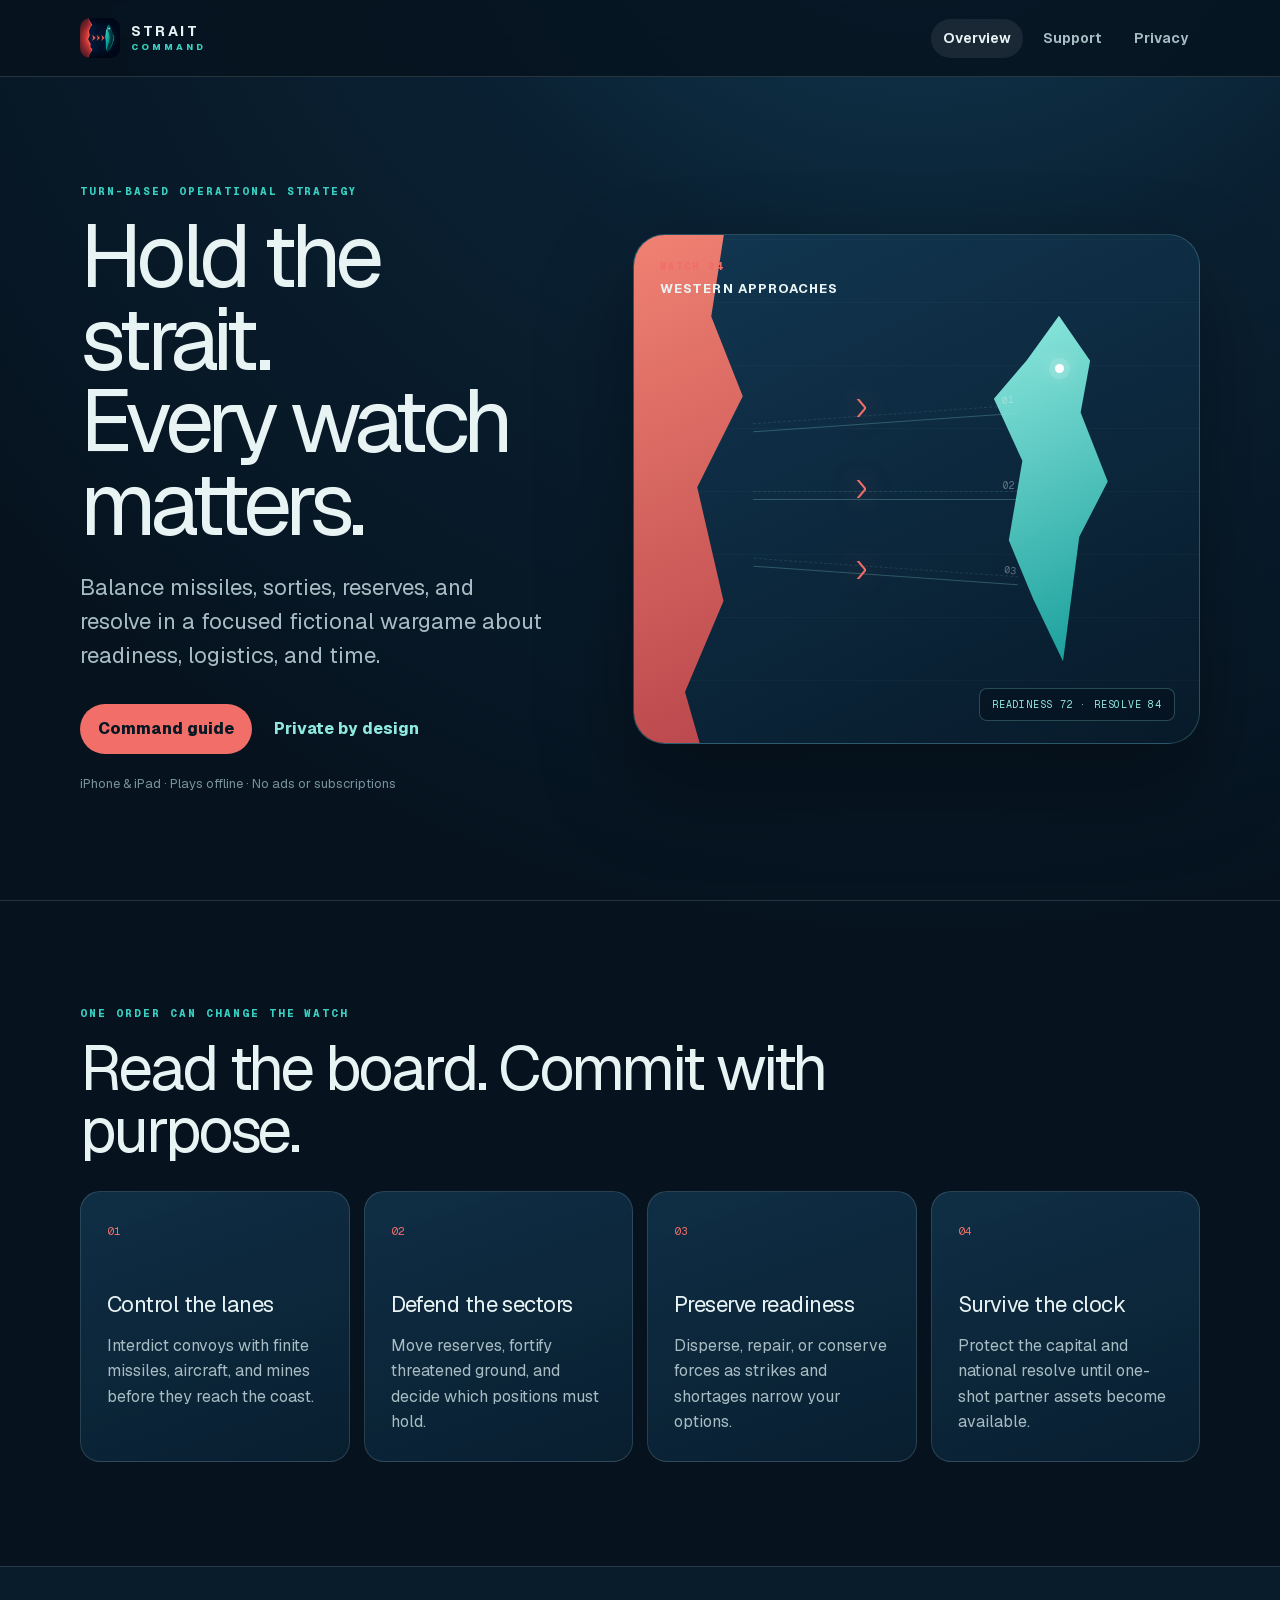
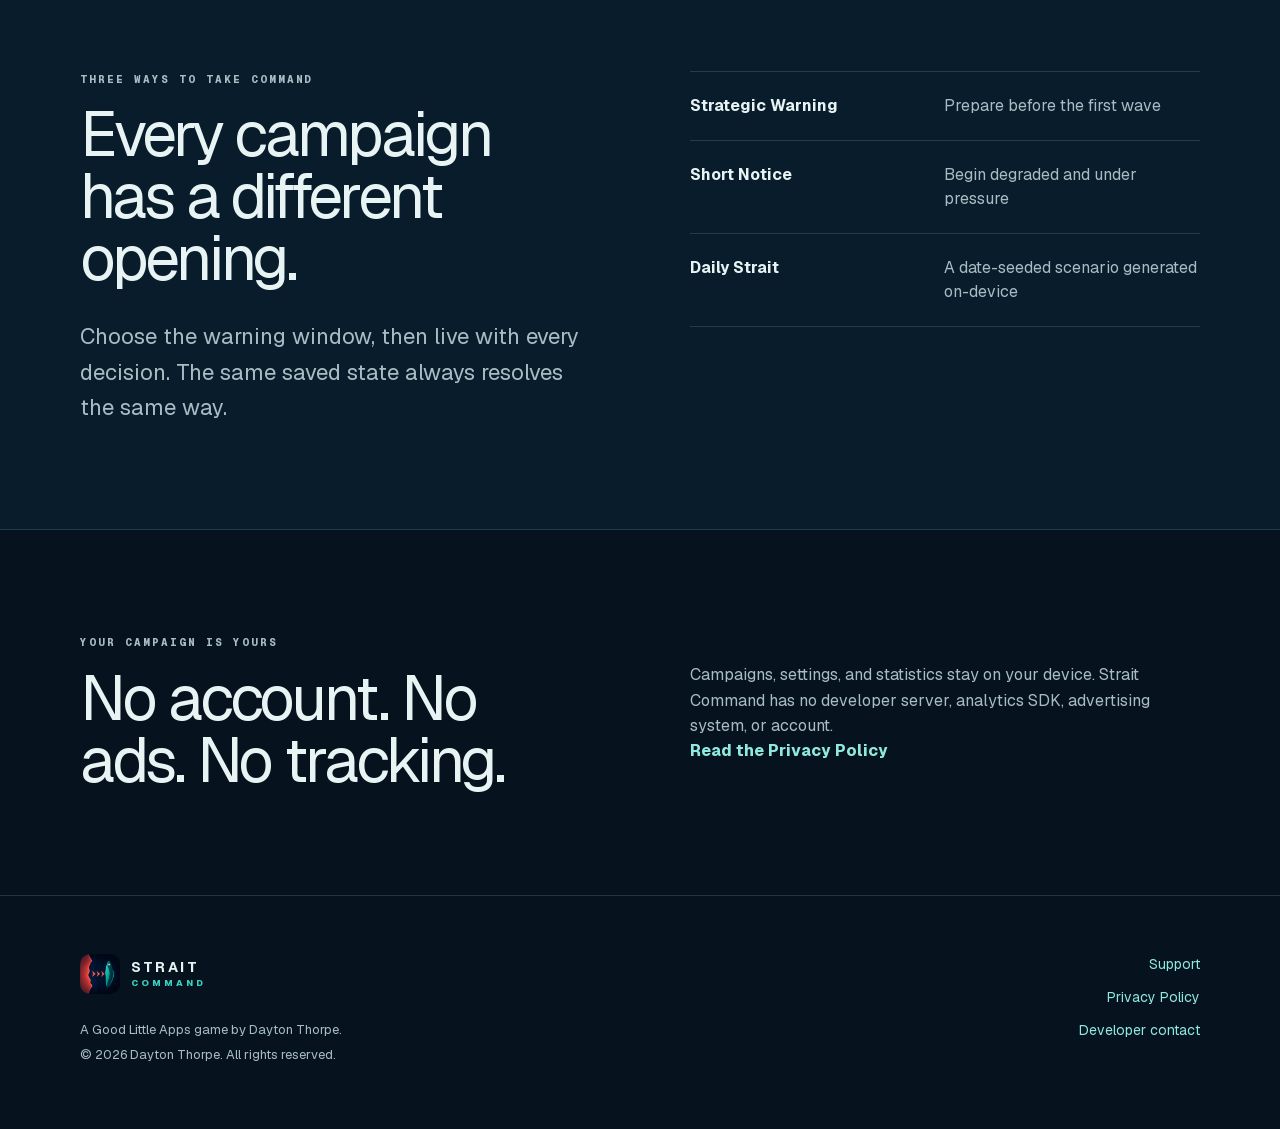
<file: index.html>
<!doctype html>
<html lang="en">
<head>
<meta charset="utf-8">
<meta name="viewport" content="width=device-width, initial-scale=1">
<title>Strait Command — Operational Strategy</title>
<meta name="description" content="Hold the line in a focused turn-based operational wargame about readiness, logistics, and time.">
<meta name="application-name" content="Strait Command">
<meta name="author" content="Dayton Thorpe">
<link rel="canonical" href="https://good-little-apps.github.io/strait-command/">
<meta property="og:type" content="website">
<meta property="og:title" content="Strait Command">
<meta property="og:description" content="Hold the strait. Every watch matters.">
<meta property="og:image" content="https://good-little-apps.github.io/strait-command/og.png">
<meta property="og:image:width" content="1200">
<meta property="og:image:height" content="630">
<meta property="og:image:alt" content="Strait Command strategic map artwork">
<meta name="twitter:card" content="summary_large_image">
<meta name="twitter:title" content="Strait Command">
<meta name="twitter:description" content="Hold the strait. Every watch matters.">
<meta name="twitter:image" content="https://good-little-apps.github.io/strait-command/og.png">
<link rel="icon" href="strait-command.png">
<link rel="apple-touch-icon" href="strait-command.png">
<link rel="stylesheet" href="styles.css">
</head>
<body class="__variable_geist_19ysh9d __variable_geist_mono_1001rt9">
<a class="skip-link" href="#main">Skip to content</a><header class="site-header"><div class="shell nav-shell"><a href="./" class="brand" aria-label="Strait Command home"><img src="strait-command.png" alt=""/><span class="brand-copy"><strong>STRAIT</strong><small>COMMAND</small></span></a><nav aria-label="Primary navigation"><a href="./" aria-current="page">Overview</a><a href="support.html">Support</a><a href="privacy.html">Privacy</a></nav></div></header><main id="main"><section class="hero"><div class="shell hero-grid"><div class="hero-copy"><p class="eyebrow">Turn-based operational strategy</p><h1>Hold the strait.<br/>Every watch matters.</h1><p class="lede">Balance missiles, sorties, reserves, and resolve in a focused fictional wargame about readiness, logistics, and time.</p><div class="actions"><a href="support.html" class="button">Command guide</a><a href="privacy.html" class="text-link">Private by design</a></div><p class="microcopy">iPhone &amp; iPad · Plays offline · No ads or subscriptions</p></div><div class="command-map" aria-label="Stylized map of Strait Command sea lanes and coastal sectors"><div class="map-header"><span>WATCH 04</span><strong>WESTERN APPROACHES</strong></div><div class="mainland"></div><div class="island"><span class="capital"></span></div><div class="lane lane-one"><span>01</span></div><div class="lane lane-two"><span>02</span></div><div class="lane lane-three"><span>03</span></div><div class="approach approach-one">›</div><div class="approach approach-two">›</div><div class="approach approach-three">›</div><div class="status-ribbon">READINESS 72 · RESOLVE 84</div></div></div></section><section class="section" id="command"><div class="shell"><p class="eyebrow">One order can change the watch</p><h2>Read the board. Commit with purpose.</h2><div class="feature-grid"><article><span>01</span><h3>Control the lanes</h3><p>Interdict convoys with finite missiles, aircraft, and mines before they reach the coast.</p></article><article><span>02</span><h3>Defend the sectors</h3><p>Move reserves, fortify threatened ground, and decide which positions must hold.</p></article><article><span>03</span><h3>Preserve readiness</h3><p>Disperse, repair, or conserve forces as strikes and shortages narrow your options.</p></article><article><span>04</span><h3>Survive the clock</h3><p>Protect the capital and national resolve until one-shot partner assets become available.</p></article></div></div></section><section class="section scenario-section"><div class="shell scenario-grid"><div><p class="eyebrow">Three ways to take command</p><h2>Every campaign has a different opening.</h2><p class="lede">Choose the warning window, then live with every decision. The same saved state always resolves the same way.</p></div><ol class="scenario-list"><li><strong>Strategic Warning</strong><span>Prepare before the first wave</span></li><li><strong>Short Notice</strong><span>Begin degraded and under pressure</span></li><li><strong>Daily Strait</strong><span>A date-seeded scenario generated on-device</span></li></ol></div></section><section class="section privacy-band"><div class="shell split compact"><div><p class="eyebrow">Your campaign is yours</p><h2>No account. No ads. No tracking.</h2></div><div><p>Campaigns, settings, and statistics stay on your device. Strait Command has no developer server, analytics SDK, advertising system, or account.</p><a href="privacy.html" class="text-link">Read the Privacy Policy</a></div></div></section></main><footer class="site-footer"><div class="shell footer-grid"><div><a href="./" class="brand" aria-label="Strait Command home"><img src="strait-command.png" alt=""/><span class="brand-copy"><strong>STRAIT</strong><small>COMMAND</small></span></a><p>A Good Little Apps game by Dayton Thorpe.</p><p>© 2026 Dayton Thorpe. All rights reserved.</p></div><div class="footer-links"><a href="support.html">Support</a><a href="privacy.html">Privacy Policy</a><a href="mailto:goodlittleapps.support@gmail.com?subject=Strait%20Command">Developer contact</a></div></div></footer>
</body>
</html>
</file>
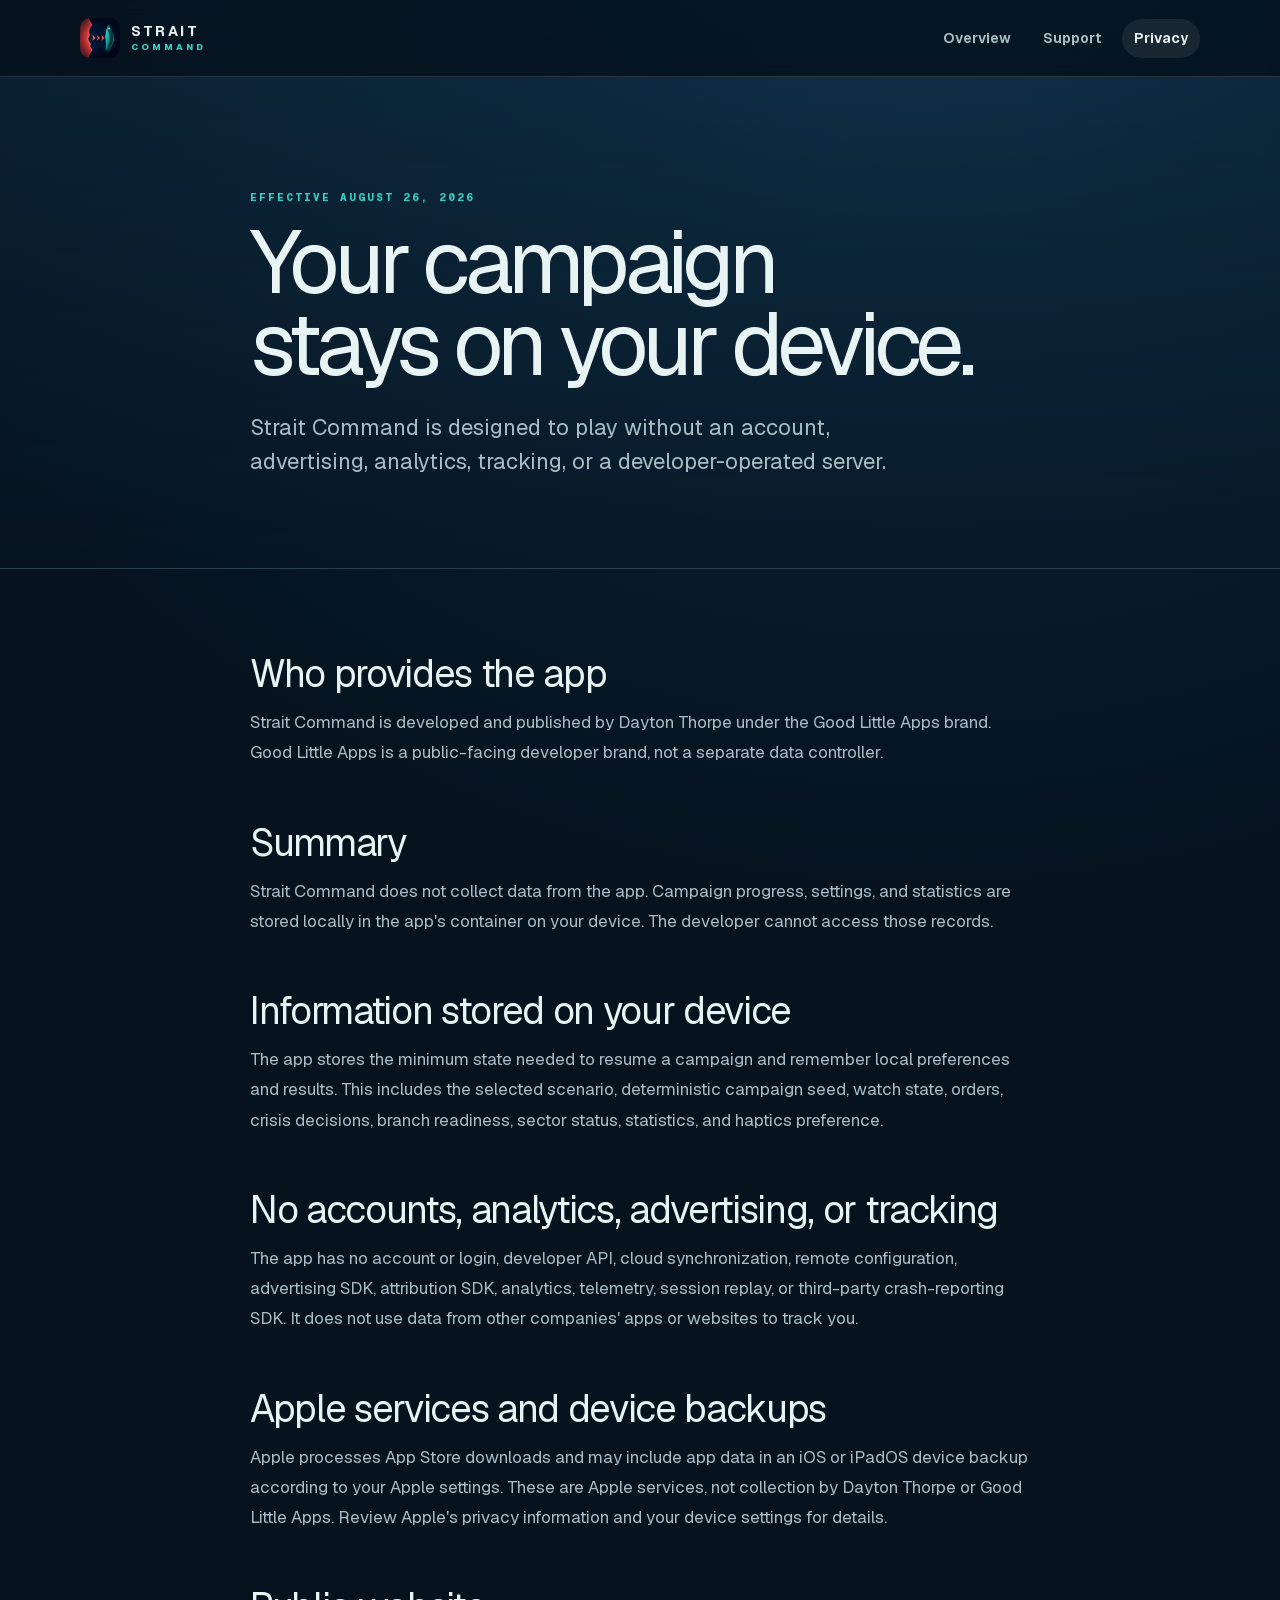
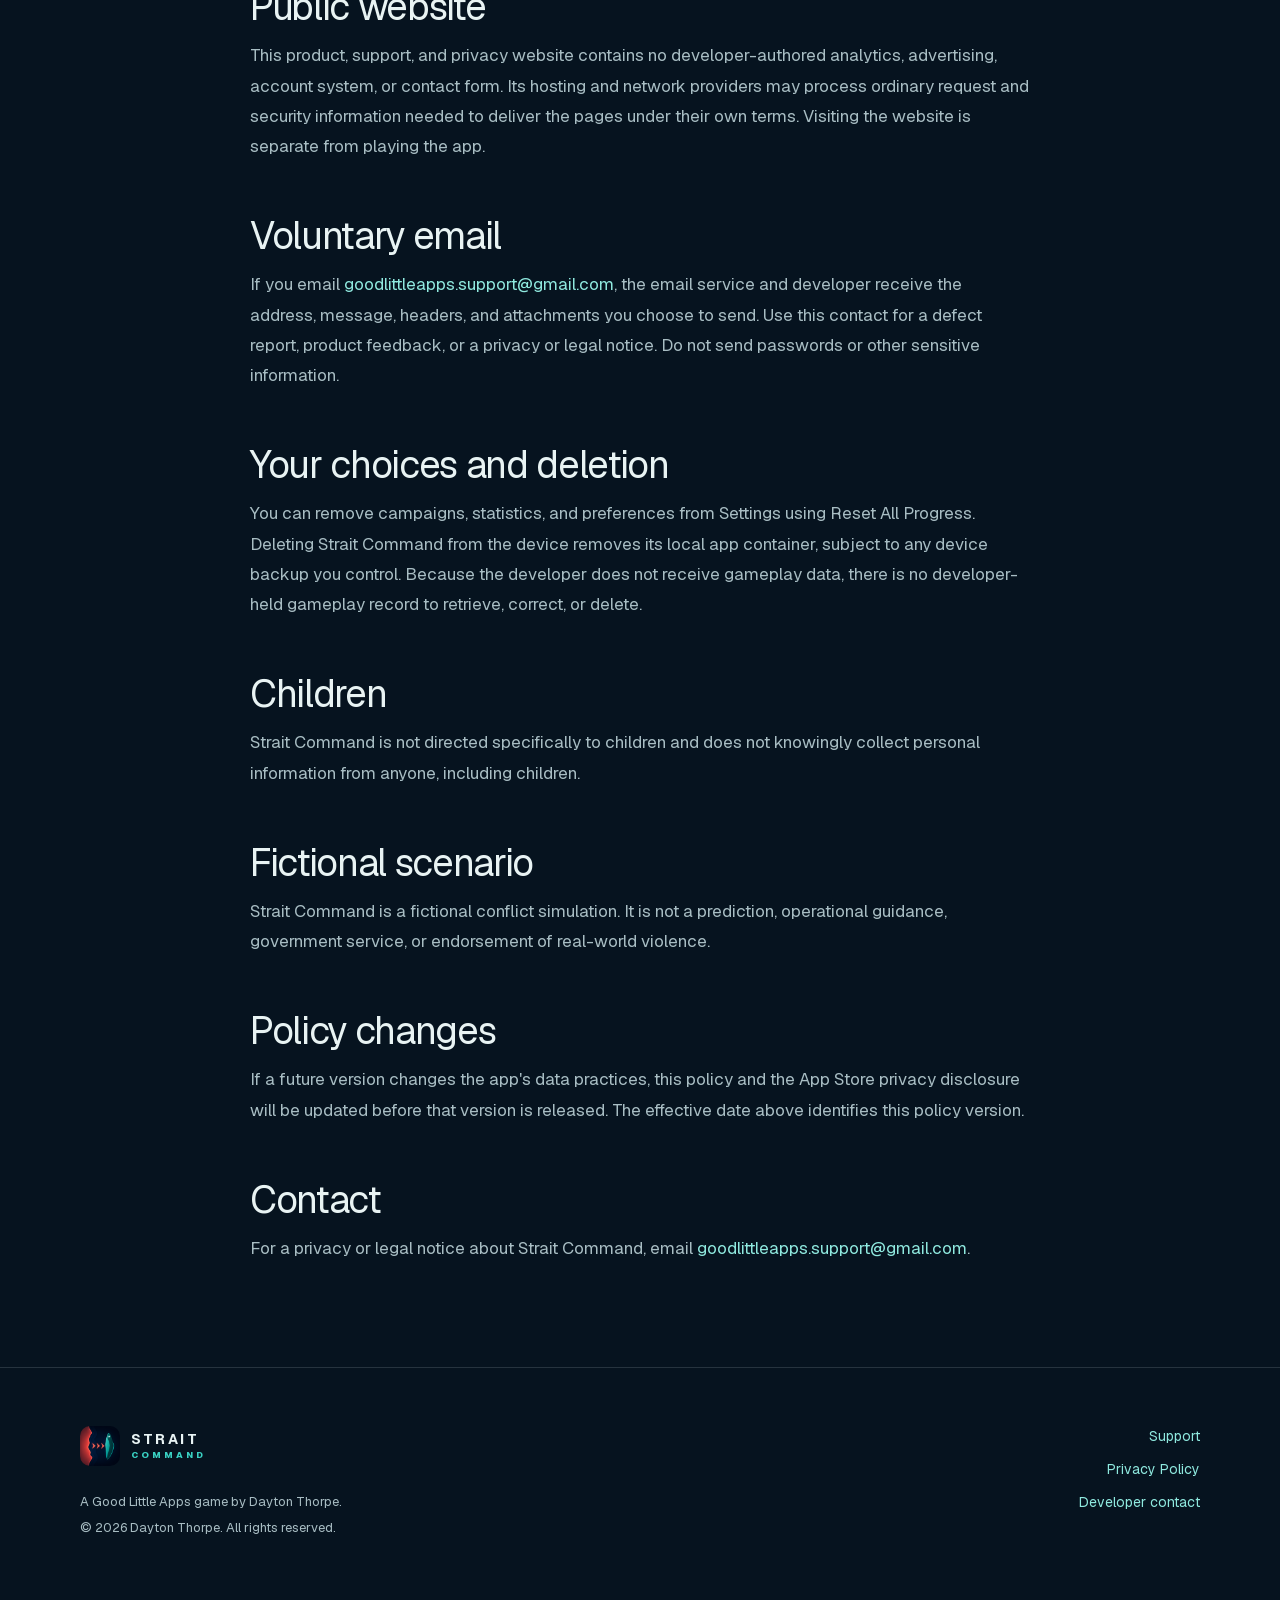
<file: privacy.html>
<!doctype html>
<html lang="en">
<head>
<meta charset="utf-8">
<meta name="viewport" content="width=device-width, initial-scale=1">
<title>Privacy Policy — Strait Command</title>
<meta name="description" content="Privacy Policy for Strait Command on iPhone and iPad.">
<meta name="application-name" content="Strait Command">
<meta name="author" content="Dayton Thorpe">
<link rel="canonical" href="https://good-little-apps.github.io/strait-command/privacy.html">
<meta property="og:type" content="website">
<meta property="og:title" content="Strait Command">
<meta property="og:description" content="Hold the strait. Every watch matters.">
<meta property="og:image" content="https://good-little-apps.github.io/strait-command/og.png">
<meta property="og:image:width" content="1200">
<meta property="og:image:height" content="630">
<meta property="og:image:alt" content="Strait Command strategic map artwork">
<meta name="twitter:card" content="summary_large_image">
<meta name="twitter:title" content="Strait Command">
<meta name="twitter:description" content="Hold the strait. Every watch matters.">
<meta name="twitter:image" content="https://good-little-apps.github.io/strait-command/og.png">
<link rel="icon" href="strait-command.png">
<link rel="apple-touch-icon" href="strait-command.png">
<link rel="stylesheet" href="styles.css">
</head>
<body class="__variable_geist_19ysh9d __variable_geist_mono_1001rt9">
<a class="skip-link" href="#main">Skip to content</a><header class="site-header"><div class="shell nav-shell"><a href="./" class="brand" aria-label="Strait Command home"><img src="strait-command.png" alt=""/><span class="brand-copy"><strong>STRAIT</strong><small>COMMAND</small></span></a><nav aria-label="Primary navigation"><a href="./">Overview</a><a href="support.html">Support</a><a href="privacy.html" aria-current="page">Privacy</a></nav></div></header><main id="main"><section class="page-hero"><div class="shell narrow"><p class="eyebrow">Effective August 26, 2026</p><h1>Your campaign<br/>stays on your device.</h1><p class="lede">Strait Command is designed to play without an account, advertising, analytics, tracking, or a developer-operated server.</p></div></section><section class="section policy"><div class="shell narrow prose"><h2>Who provides the app</h2><p>Strait Command is developed and published by Dayton Thorpe under the Good Little Apps brand. Good Little Apps is a public-facing developer brand, not a separate data controller.</p><h2>Summary</h2><p>Strait Command does not collect data from the app. Campaign progress, settings, and statistics are stored locally in the app&#x27;s container on your device. The developer cannot access those records.</p><h2>Information stored on your device</h2><p>The app stores the minimum state needed to resume a campaign and remember local preferences and results. This includes the selected scenario, deterministic campaign seed, watch state, orders, crisis decisions, branch readiness, sector status, statistics, and haptics preference.</p><h2>No accounts, analytics, advertising, or tracking</h2><p>The app has no account or login, developer API, cloud synchronization, remote configuration, advertising SDK, attribution SDK, analytics, telemetry, session replay, or third-party crash-reporting SDK. It does not use data from other companies&#x27; apps or websites to track you.</p><h2>Apple services and device backups</h2><p>Apple processes App Store downloads and may include app data in an iOS or iPadOS device backup according to your Apple settings. These are Apple services, not collection by Dayton Thorpe or Good Little Apps. Review Apple&#x27;s privacy information and your device settings for details.</p><h2>Public website</h2><p>This product, support, and privacy website contains no developer-authored analytics, advertising, account system, or contact form. Its hosting and network providers may process ordinary request and security information needed to deliver the pages under their own terms. Visiting the website is separate from playing the app.</p><h2>Voluntary email</h2><p>If you email <a href="mailto:goodlittleapps.support@gmail.com?subject=Strait%20Command%20Privacy%20Notice">goodlittleapps.support@gmail.com</a>, the email service and developer receive the address, message, headers, and attachments you choose to send. Use this contact for a defect report, product feedback, or a privacy or legal notice. Do not send passwords or other sensitive information.</p><h2 id="your-choices">Your choices and deletion</h2><p>You can remove campaigns, statistics, and preferences from Settings using Reset All Progress. Deleting Strait Command from the device removes its local app container, subject to any device backup you control. Because the developer does not receive gameplay data, there is no developer-held gameplay record to retrieve, correct, or delete.</p><h2>Children</h2><p>Strait Command is not directed specifically to children and does not knowingly collect personal information from anyone, including children.</p><h2>Fictional scenario</h2><p>Strait Command is a fictional conflict simulation. It is not a prediction, operational guidance, government service, or endorsement of real-world violence.</p><h2>Policy changes</h2><p>If a future version changes the app&#x27;s data practices, this policy and the App Store privacy disclosure will be updated before that version is released. The effective date above identifies this policy version.</p><h2>Contact</h2><p>For a privacy or legal notice about Strait Command, email <a href="mailto:goodlittleapps.support@gmail.com?subject=Strait%20Command%20Privacy%20Notice">goodlittleapps.support@gmail.com</a>.</p></div></section></main><footer class="site-footer"><div class="shell footer-grid"><div><a href="./" class="brand" aria-label="Strait Command home"><img src="strait-command.png" alt=""/><span class="brand-copy"><strong>STRAIT</strong><small>COMMAND</small></span></a><p>A Good Little Apps game by Dayton Thorpe.</p><p>© 2026 Dayton Thorpe. All rights reserved.</p></div><div class="footer-links"><a href="support.html">Support</a><a href="privacy.html">Privacy Policy</a><a href="mailto:goodlittleapps.support@gmail.com?subject=Strait%20Command">Developer contact</a></div></div></footer>
</body>
</html>
</file>
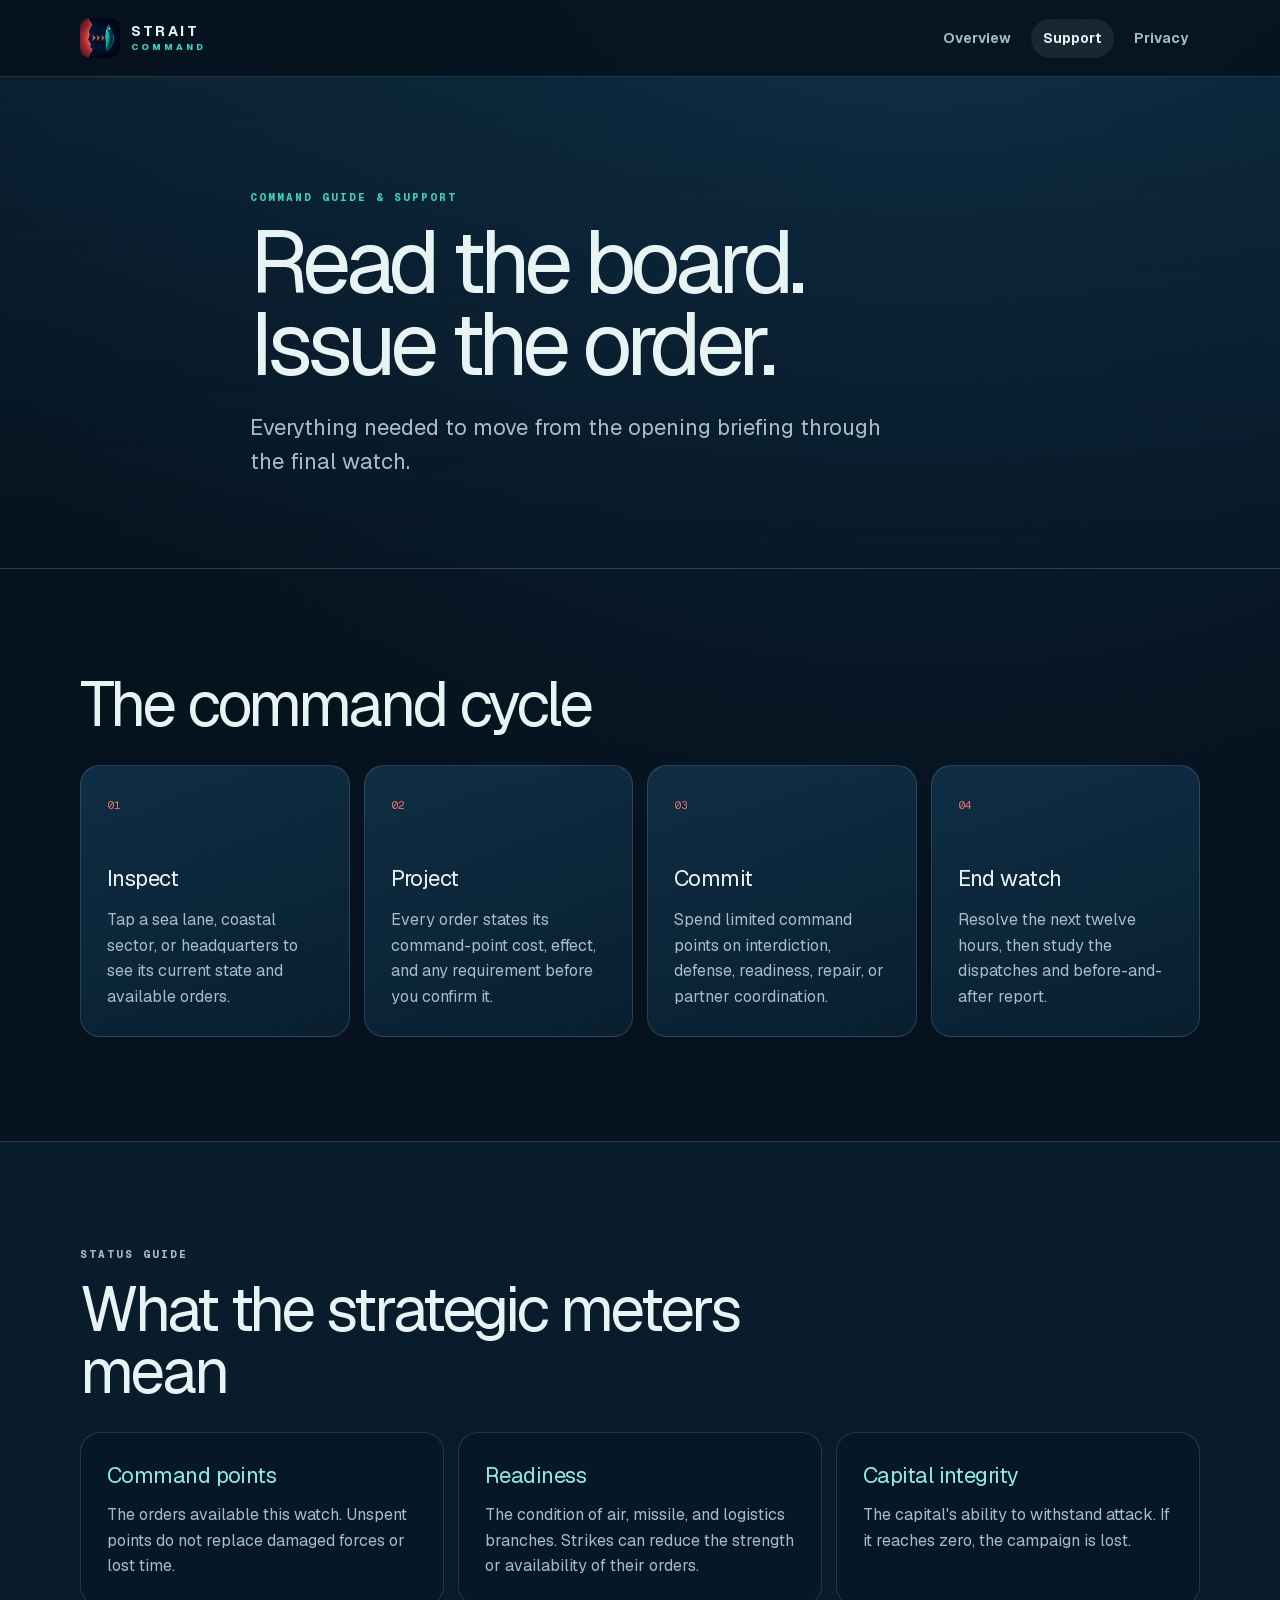
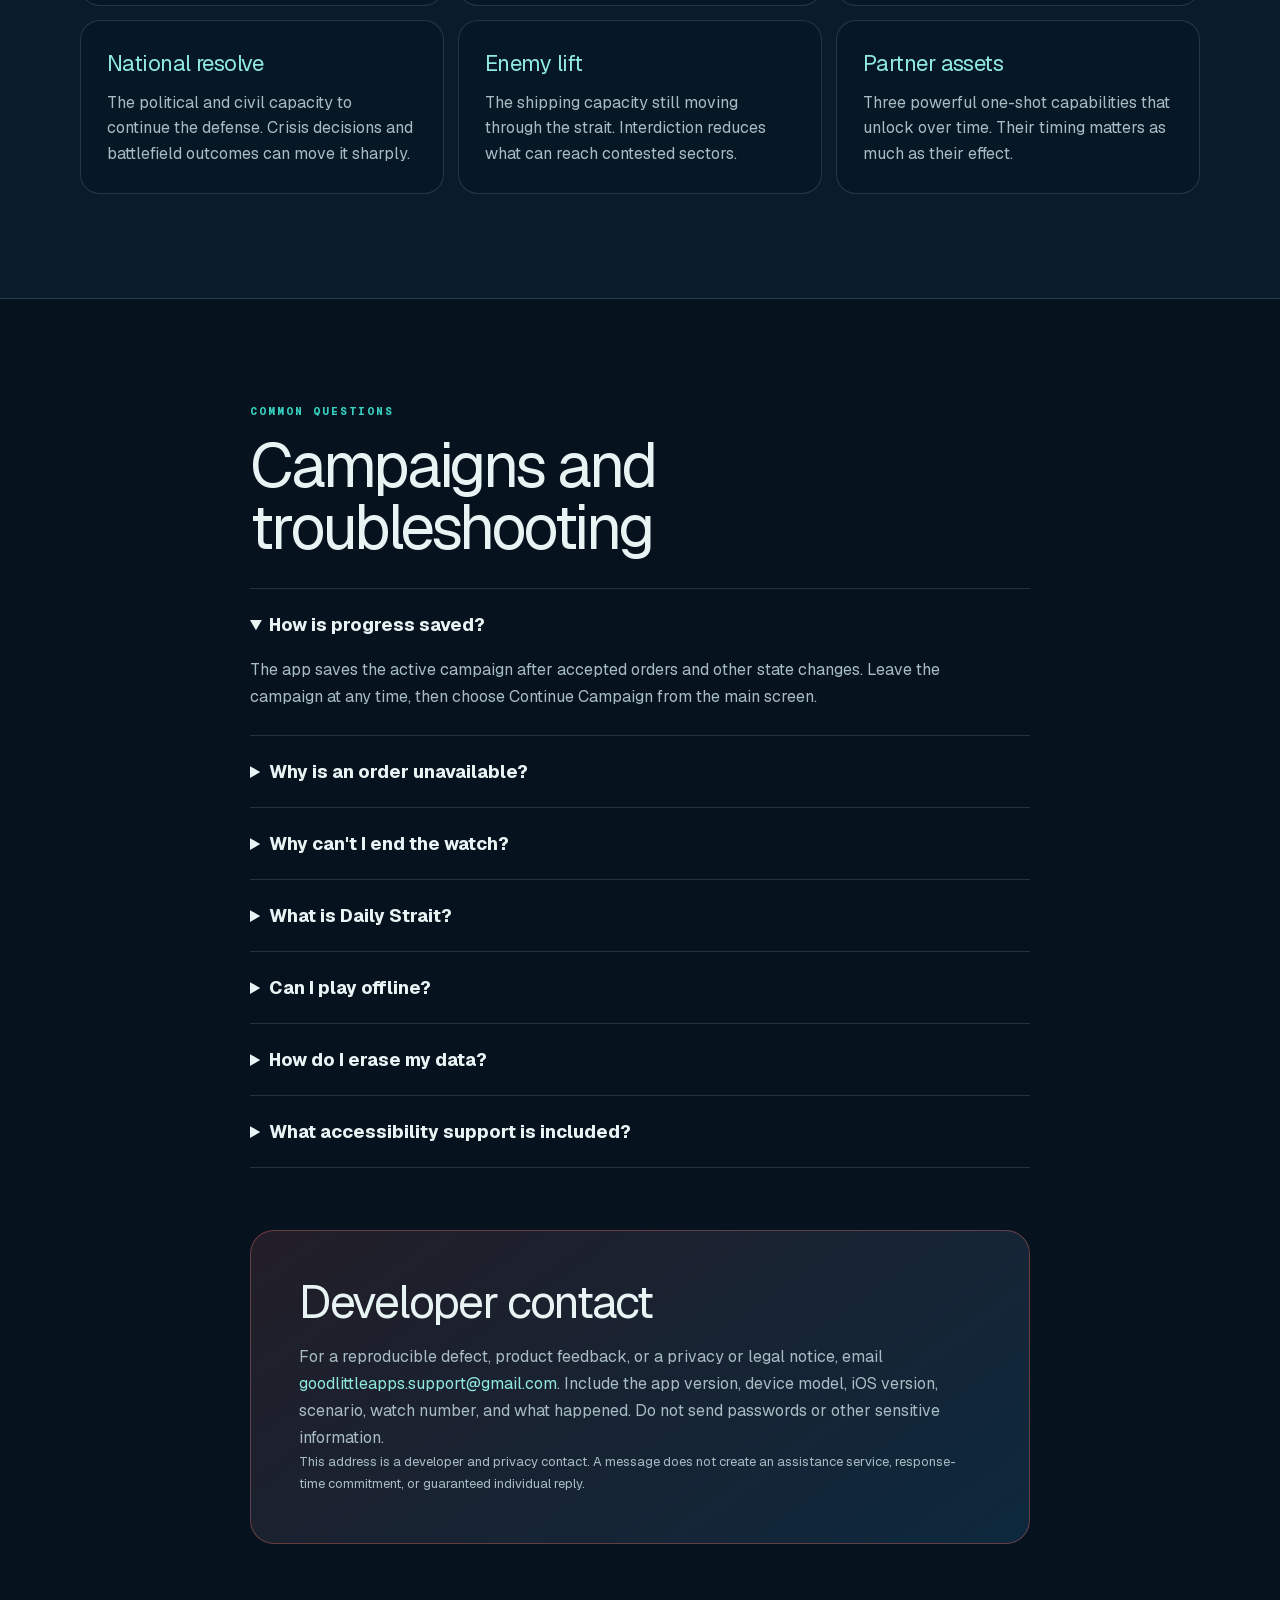
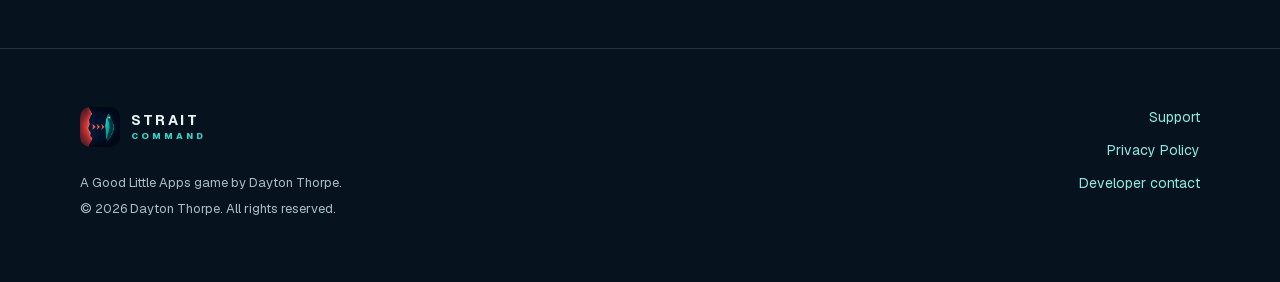
<file: support.html>
<!doctype html>
<html lang="en">
<head>
<meta charset="utf-8">
<meta name="viewport" content="width=device-width, initial-scale=1">
<title>Support — Strait Command</title>
<meta name="description" content="Command guide, campaign help, accessibility information, and troubleshooting for Strait Command.">
<meta name="application-name" content="Strait Command">
<meta name="author" content="Dayton Thorpe">
<link rel="canonical" href="https://good-little-apps.github.io/strait-command/support.html">
<meta property="og:type" content="website">
<meta property="og:title" content="Strait Command">
<meta property="og:description" content="Hold the strait. Every watch matters.">
<meta property="og:image" content="https://good-little-apps.github.io/strait-command/og.png">
<meta property="og:image:width" content="1200">
<meta property="og:image:height" content="630">
<meta property="og:image:alt" content="Strait Command strategic map artwork">
<meta name="twitter:card" content="summary_large_image">
<meta name="twitter:title" content="Strait Command">
<meta name="twitter:description" content="Hold the strait. Every watch matters.">
<meta name="twitter:image" content="https://good-little-apps.github.io/strait-command/og.png">
<link rel="icon" href="strait-command.png">
<link rel="apple-touch-icon" href="strait-command.png">
<link rel="stylesheet" href="styles.css">
</head>
<body class="__variable_geist_19ysh9d __variable_geist_mono_1001rt9">
<a class="skip-link" href="#main">Skip to content</a><header class="site-header"><div class="shell nav-shell"><a href="./" class="brand" aria-label="Strait Command home"><img src="strait-command.png" alt=""/><span class="brand-copy"><strong>STRAIT</strong><small>COMMAND</small></span></a><nav aria-label="Primary navigation"><a href="./">Overview</a><a href="support.html" aria-current="page">Support</a><a href="privacy.html">Privacy</a></nav></div></header><main id="main"><section class="page-hero"><div class="shell narrow"><p class="eyebrow">Command guide &amp; support</p><h1>Read the board.<br/>Issue the order.</h1><p class="lede">Everything needed to move from the opening briefing through the final watch.</p></div></section><section class="section" id="basics"><div class="shell"><h2>The command cycle</h2><div class="feature-grid support-grid"><article><span>01</span><h3>Inspect</h3><p>Tap a sea lane, coastal sector, or headquarters to see its current state and available orders.</p></article><article><span>02</span><h3>Project</h3><p>Every order states its command-point cost, effect, and any requirement before you confirm it.</p></article><article><span>03</span><h3>Commit</h3><p>Spend limited command points on interdiction, defense, readiness, repair, or partner coordination.</p></article><article><span>04</span><h3>End watch</h3><p>Resolve the next twelve hours, then study the dispatches and before-and-after report.</p></article></div></div></section><section class="section scenario-section"><div class="shell"><p class="eyebrow">Status guide</p><h2>What the strategic meters mean</h2><div class="glossary-grid"><article><h3>Command points</h3><p>The orders available this watch. Unspent points do not replace damaged forces or lost time.</p></article><article><h3>Readiness</h3><p>The condition of air, missile, and logistics branches. Strikes can reduce the strength or availability of their orders.</p></article><article><h3>Capital integrity</h3><p>The capital&#x27;s ability to withstand attack. If it reaches zero, the campaign is lost.</p></article><article><h3>National resolve</h3><p>The political and civil capacity to continue the defense. Crisis decisions and battlefield outcomes can move it sharply.</p></article><article><h3>Enemy lift</h3><p>The shipping capacity still moving through the strait. Interdiction reduces what can reach contested sectors.</p></article><article><h3>Partner assets</h3><p>Three powerful one-shot capabilities that unlock over time. Their timing matters as much as their effect.</p></article></div></div></section><section class="section"><div class="shell narrow"><p class="eyebrow">Common questions</p><h2>Campaigns and troubleshooting</h2><div class="faq-list"><details open=""><summary>How is progress saved?</summary><p>The app saves the active campaign after accepted orders and other state changes. Leave the campaign at any time, then choose Continue Campaign from the main screen.</p></details><details><summary>Why is an order unavailable?</summary><p>Open its order sheet. The disabled option explains the exact command-point, readiness, timing, or game-state requirement.</p></details><details><summary>Why can&#x27;t I end the watch?</summary><p>An active crisis must be resolved first. Choose either crisis response; crisis decisions do not cost command points.</p></details><details><summary>What is Daily Strait?</summary><p>It is a campaign generated entirely on-device from the current UTC date. The same date and app version create the same starting scenario without contacting a server.</p></details><details><summary>Can I play offline?</summary><p>Yes. Campaigns, Daily Strait, saves, statistics, and settings work without a Good Little Apps account or an internet connection.</p></details><details><summary>How do I erase my data?</summary><p>Open Settings, choose Reset All Progress, and confirm. Deleting the app also removes its local app container, subject to any device backup you control.</p></details><details><summary>What accessibility support is included?</summary><p>Sea lanes, coastal sectors, meters, order choices, reports, and key controls include VoiceOver labels, values, and hints. The interface supports iPhone and iPad in portrait and landscape.</p></details></div><div class="contact-card"><h2>Developer contact</h2><p>For a reproducible defect, product feedback, or a privacy or legal notice, email <a href="mailto:goodlittleapps.support@gmail.com?subject=Strait%20Command%20Developer%20Notice">goodlittleapps.support@gmail.com</a>. Include the app version, device model, iOS version, scenario, watch number, and what happened. Do not send passwords or other sensitive information.</p><p class="fine-print">This address is a developer and privacy contact. A message does not create an assistance service, response-time commitment, or guaranteed individual reply.</p></div></div></section></main><footer class="site-footer"><div class="shell footer-grid"><div><a href="./" class="brand" aria-label="Strait Command home"><img src="strait-command.png" alt=""/><span class="brand-copy"><strong>STRAIT</strong><small>COMMAND</small></span></a><p>A Good Little Apps game by Dayton Thorpe.</p><p>© 2026 Dayton Thorpe. All rights reserved.</p></div><div class="footer-links"><a href="support.html">Support</a><a href="privacy.html">Privacy Policy</a><a href="mailto:goodlittleapps.support@gmail.com?subject=Strait%20Command">Developer contact</a></div></div></footer>
</body>
</html>
</file>
<file: styles.css>
/* cyrillic-ext */
@font-face {
  font-family: 'Geist';
  font-style: normal;
  font-weight: 100 900;
  font-display: swap;
  src: url(fonts/geist-ff2310f5.woff2) format('woff2');
  unicode-range: U+0460-052F, U+1C80-1C8A, U+20B4, U+2DE0-2DFF, U+A640-A69F, U+FE2E-FE2F;
}
/* cyrillic */
@font-face {
  font-family: 'Geist';
  font-style: normal;
  font-weight: 100 900;
  font-display: swap;
  src: url(fonts/geist-875ccdd4.woff2) format('woff2');
  unicode-range: U+0301, U+0400-045F, U+0490-0491, U+04B0-04B1, U+2116;
}
/* vietnamese */
@font-face {
  font-family: 'Geist';
  font-style: normal;
  font-weight: 100 900;
  font-display: swap;
  src: url(fonts/geist-52306abf.woff2) format('woff2');
  unicode-range: U+0102-0103, U+0110-0111, U+0128-0129, U+0168-0169, U+01A0-01A1, U+01AF-01B0, U+0300-0301, U+0303-0304, U+0308-0309, U+0323, U+0329, U+1EA0-1EF9, U+20AB;
}
/* latin-ext */
@font-face {
  font-family: 'Geist';
  font-style: normal;
  font-weight: 100 900;
  font-display: swap;
  src: url(fonts/geist-001175b1.woff2) format('woff2');
  unicode-range: U+0100-02BA, U+02BD-02C5, U+02C7-02CC, U+02CE-02D7, U+02DD-02FF, U+0304, U+0308, U+0329, U+1D00-1DBF, U+1E00-1E9F, U+1EF2-1EFF, U+2020, U+20A0-20AB, U+20AD-20C0, U+2113, U+2C60-2C7F, U+A720-A7FF;
}
/* latin */
@font-face {
  font-family: 'Geist';
  font-style: normal;
  font-weight: 100 900;
  font-display: swap;
  src: url(fonts/geist-98bbbccb.woff2) format('woff2');
  unicode-range: U+0000-00FF, U+0131, U+0152-0153, U+02BB-02BC, U+02C6, U+02DA, U+02DC, U+0304, U+0308, U+0329, U+2000-206F, U+20AC, U+2122, U+2191, U+2193, U+2212, U+2215, U+FEFF, U+FFFD;
}

@font-face {
  font-family: 'Geist Fallback';
  src: local("Arial");
  ascent-override: 95.94%;
  descent-override: 28.16%;
  line-gap-override: 0.00%;
  size-adjust: 104.76%;
}

.__font_geist_19ysh9d { font-family: 'Geist', 'Geist Fallback'; font-style: normal; }

.__variable_geist_19ysh9d { --font-geist-sans: 'Geist', 'Geist Fallback'; }

/* cyrillic-ext */
@font-face {
  font-family: 'Geist Mono';
  font-style: normal;
  font-weight: 100 900;
  font-display: swap;
  src: url(fonts/geist-mono-f6b33328.woff2) format('woff2');
  unicode-range: U+0460-052F, U+1C80-1C8A, U+20B4, U+2DE0-2DFF, U+A640-A69F, U+FE2E-FE2F;
}
/* cyrillic */
@font-face {
  font-family: 'Geist Mono';
  font-style: normal;
  font-weight: 100 900;
  font-display: swap;
  src: url(fonts/geist-mono-44e03052.woff2) format('woff2');
  unicode-range: U+0301, U+0400-045F, U+0490-0491, U+04B0-04B1, U+2116;
}
/* symbols2 */
@font-face {
  font-family: 'Geist Mono';
  font-style: normal;
  font-weight: 100 900;
  font-display: swap;
  src: url(fonts/geist-mono-0638449e.woff2) format('woff2');
  unicode-range: U+2000-2001, U+2004-2008, U+200A, U+23B8-23BD, U+2500-259F;
}
/* vietnamese */
@font-face {
  font-family: 'Geist Mono';
  font-style: normal;
  font-weight: 100 900;
  font-display: swap;
  src: url(fonts/geist-mono-971fb274.woff2) format('woff2');
  unicode-range: U+0102-0103, U+0110-0111, U+0128-0129, U+0168-0169, U+01A0-01A1, U+01AF-01B0, U+0300-0301, U+0303-0304, U+0308-0309, U+0323, U+0329, U+1EA0-1EF9, U+20AB;
}
/* latin-ext */
@font-face {
  font-family: 'Geist Mono';
  font-style: normal;
  font-weight: 100 900;
  font-display: swap;
  src: url(fonts/geist-mono-44745446.woff2) format('woff2');
  unicode-range: U+0100-02BA, U+02BD-02C5, U+02C7-02CC, U+02CE-02D7, U+02DD-02FF, U+0304, U+0308, U+0329, U+1D00-1DBF, U+1E00-1E9F, U+1EF2-1EFF, U+2020, U+20A0-20AB, U+20AD-20C0, U+2113, U+2C60-2C7F, U+A720-A7FF;
}
/* latin */
@font-face {
  font-family: 'Geist Mono';
  font-style: normal;
  font-weight: 100 900;
  font-display: swap;
  src: url(fonts/geist-mono-013b2f2f.woff2) format('woff2');
  unicode-range: U+0000-00FF, U+0131, U+0152-0153, U+02BB-02BC, U+02C6, U+02DA, U+02DC, U+0304, U+0308, U+0329, U+2000-206F, U+20AC, U+2122, U+2191, U+2193, U+2212, U+2215, U+FEFF, U+FFFD;
}

@font-face {
  font-family: 'Geist Mono Fallback';
  src: local("Arial");
  ascent-override: 74.67%;
  descent-override: 21.92%;
  line-gap-override: 0.00%;
  size-adjust: 134.59%;
}

.__font_geist_mono_1001rt9 { font-family: 'Geist Mono', 'Geist Mono Fallback'; font-style: normal; }

.__variable_geist_mono_1001rt9 { --font-geist-mono: 'Geist Mono', 'Geist Mono Fallback'; }

/*! tailwindcss v4.2.1 | MIT License | https://tailwindcss.com */
@layer theme{:root,:host{--font-sans:ui-sans-serif, system-ui, sans-serif, "Apple Color Emoji", "Segoe UI Emoji", "Segoe UI Symbol", "Noto Color Emoji";--font-mono:ui-monospace, SFMono-Regular, Menlo, Monaco, Consolas, "Liberation Mono", "Courier New", monospace;--spacing:.25rem;--default-font-family:var(--font-sans);--default-mono-font-family:var(--font-mono)}}@layer base{*,:after,:before{box-sizing:border-box;border:0 solid;margin:0;padding:0}::backdrop{box-sizing:border-box;border:0 solid;margin:0;padding:0}::file-selector-button{box-sizing:border-box;border:0 solid;margin:0;padding:0}html,:host{-webkit-text-size-adjust:100%;tab-size:4;line-height:1.5;font-family:var(--default-font-family,ui-sans-serif, system-ui, sans-serif, "Apple Color Emoji", "Segoe UI Emoji", "Segoe UI Symbol", "Noto Color Emoji");font-feature-settings:var(--default-font-feature-settings,normal);font-variation-settings:var(--default-font-variation-settings,normal);-webkit-tap-highlight-color:transparent}hr{height:0;color:inherit;border-top-width:1px}abbr:where([title]){-webkit-text-decoration:underline dotted;text-decoration:underline dotted}h1,h2,h3,h4,h5,h6{font-size:inherit;font-weight:inherit}a{color:inherit;-webkit-text-decoration:inherit;-webkit-text-decoration:inherit;text-decoration:inherit}b,strong{font-weight:bolder}code,kbd,samp,pre{font-family:var(--default-mono-font-family,ui-monospace, SFMono-Regular, Menlo, Monaco, Consolas, "Liberation Mono", "Courier New", monospace);font-feature-settings:var(--default-mono-font-feature-settings,normal);font-variation-settings:var(--default-mono-font-variation-settings,normal);font-size:1em}small{font-size:80%}sub,sup{vertical-align:baseline;font-size:75%;line-height:0;position:relative}sub{bottom:-.25em}sup{top:-.5em}table{text-indent:0;border-color:inherit;border-collapse:collapse}:-moz-focusring{outline:auto}progress{vertical-align:baseline}summary{display:list-item}ol,ul,menu{list-style:none}img,svg,video,canvas,audio,iframe,embed,object{vertical-align:middle;display:block}img,video{max-width:100%;height:auto}button,input,select,optgroup,textarea{font:inherit;font-feature-settings:inherit;font-variation-settings:inherit;letter-spacing:inherit;color:inherit;opacity:1;background-color:#0000;border-radius:0}::file-selector-button{font:inherit;font-feature-settings:inherit;font-variation-settings:inherit;letter-spacing:inherit;color:inherit;opacity:1;background-color:#0000;border-radius:0}:where(select:is([multiple],[size])) optgroup{font-weight:bolder}:where(select:is([multiple],[size])) optgroup option{padding-inline-start:20px}::file-selector-button{margin-inline-end:4px}::placeholder{opacity:1}@supports (not ((-webkit-appearance:-apple-pay-button))) or (contain-intrinsic-size:1px){::placeholder{color:currentColor}@supports (color:color-mix(in lab, red, red)){::placeholder{color:color-mix(in oklab, currentcolor 50%, transparent)}}}textarea{resize:vertical}::-webkit-search-decoration{-webkit-appearance:none}::-webkit-date-and-time-value{min-height:1lh;text-align:inherit}::-webkit-datetime-edit{display:inline-flex}::-webkit-datetime-edit-fields-wrapper{padding:0}::-webkit-datetime-edit{padding-block:0}::-webkit-datetime-edit-year-field{padding-block:0}::-webkit-datetime-edit-month-field{padding-block:0}::-webkit-datetime-edit-day-field{padding-block:0}::-webkit-datetime-edit-hour-field{padding-block:0}::-webkit-datetime-edit-minute-field{padding-block:0}::-webkit-datetime-edit-second-field{padding-block:0}::-webkit-datetime-edit-millisecond-field{padding-block:0}::-webkit-datetime-edit-meridiem-field{padding-block:0}::-webkit-calendar-picker-indicator{line-height:1}:-moz-ui-invalid{box-shadow:none}button,input:where([type=button],[type=reset],[type=submit]){-webkit-appearance:button;appearance:button}::file-selector-button{-webkit-appearance:button;appearance:button}::-webkit-inner-spin-button{height:auto}::-webkit-outer-spin-button{height:auto}[hidden]:where(:not([hidden=until-found])){display:none!important}}@layer components;@layer utilities{.start{inset-inline-start:var(--spacing)}.end{inset-inline-end:var(--spacing)}.container{width:100%}@media (min-width:40rem){.container{max-width:40rem}}@media (min-width:48rem){.container{max-width:48rem}}@media (min-width:64rem){.container{max-width:64rem}}@media (min-width:80rem){.container{max-width:80rem}}@media (min-width:96rem){.container{max-width:96rem}}}:root{--ink:#06131f;--navy:#0a2133;--panel:#0e2a40;--panel-2:#123650;--mist:#e8f3f3;--muted:#a8bdc3;--teal:#39d0c2;--teal-soft:#8fe9df;--coral:#f16f68;--line:#e8f3f324}*{box-sizing:border-box}html{scroll-behavior:smooth;background:var(--ink)}body{color:var(--mist);background:radial-gradient(circle at 72% -10%, #16445e 0, var(--navy) 34rem, var(--ink) 76rem);font-family:var(--font-geist-sans), system-ui, sans-serif;margin:0}a{color:inherit}.shell{width:min(1120px,100% - 40px);margin:0 auto}.narrow{width:min(780px,100% - 40px)}.skip-link{z-index:99;background:var(--teal);color:var(--ink);border-radius:8px;padding:10px 14px;position:fixed;top:10px;left:10px;transform:translateY(-150%)}.skip-link:focus{transform:none}.site-header{z-index:30;border-bottom:1px solid var(--line);-webkit-backdrop-filter:blur(18px);backdrop-filter:blur(18px);background:#06131fdb;position:sticky;top:0}.nav-shell{justify-content:space-between;align-items:center;gap:22px;min-height:76px;display:flex}.brand{align-items:center;gap:11px;text-decoration:none;display:inline-flex}.brand img{border-radius:10px;width:40px;height:40px}.brand-copy{line-height:1;display:grid}.brand-copy strong{letter-spacing:.18em;font-size:14px}.brand-copy small{color:var(--teal);letter-spacing:.34em;margin-top:5px;font-size:9px;font-weight:800}.site-header nav{gap:8px;display:flex}.site-header nav a{color:var(--muted);border-radius:999px;padding:9px 12px;font-size:14px;font-weight:650;text-decoration:none}.site-header nav a:hover,.site-header nav a[aria-current=page]{color:var(--mist);background:#e8f3f314}.hero{border-bottom:1px solid var(--line);align-items:center;min-height:calc(100vh - 76px);padding:72px 0;display:grid}.hero-grid{grid-template-columns:minmax(0,.9fr) minmax(430px,1.1fr);align-items:center;gap:clamp(48px,7vw,92px);display:grid}.eyebrow{color:var(--teal);font-family:var(--font-geist-mono), monospace;letter-spacing:.18em;text-transform:uppercase;margin:0 0 15px;font-size:11px;font-weight:750}h1,h2,h3,p{margin-top:0}h1{letter-spacing:-.065em;margin-bottom:24px;font-size:clamp(52px,7vw,88px);line-height:.94}h2{letter-spacing:-.05em;max-width:780px;margin-bottom:30px;font-size:clamp(36px,5vw,62px);line-height:1}h3{letter-spacing:-.025em;font-size:22px}.lede{max-width:650px;color:var(--muted);font-size:clamp(18px,2.2vw,22px);line-height:1.55}.actions{align-items:center;gap:22px;margin:32px 0 20px;display:flex}.button{background:var(--coral);color:#081724;border-radius:999px;padding:13px 18px;font-weight:800;text-decoration:none;display:inline-flex}.text-link{color:var(--teal-soft);text-underline-offset:5px;font-weight:750}.microcopy{color:#78929b;margin:0;font-size:13px}.command-map{background:repeating-linear-gradient(0deg,#0000 0 62px,#8fe9df0e 63px),linear-gradient(155deg,#123752,#071a2a);border:1px solid #8fe9df38;border-radius:32px;min-height:510px;position:relative;overflow:hidden;box-shadow:0 40px 90px #00000057}.map-header{z-index:5;gap:5px;display:grid;position:absolute;top:24px;left:26px}.map-header span{color:var(--coral);font-family:var(--font-geist-mono), monospace;letter-spacing:.2em;font-size:10px;font-weight:800}.map-header strong{letter-spacing:.08em;font-size:13px}.mainland{clip-path:polygon(0 0,82% 0,73% 18%,91% 32%,65% 48%,80% 68%,58% 84%,73% 100%,0 100%);background:linear-gradient(155deg,#f48675,#b54249);width:31%;height:112%;position:absolute;top:-4%;left:-9%}.island{background:linear-gradient(155deg, var(--teal-soft), #159c99);clip-path:polygon(55% 0,78% 13%,71% 28%,91% 48%,70% 64%,58% 100%,36% 82%,18% 65%,28% 42%,7% 24%,31% 13%);filter:drop-shadow(0 12px 18px #00000052);width:24%;height:68%;position:absolute;top:16%;right:14%}.capital{background:#fff;border-radius:50%;width:9px;height:9px;position:absolute;top:14%;left:52%;box-shadow:0 0 0 6px #ffffff1f,0 0 20px #fff}.lane{background:#8fe9df42;width:47%;height:1px;position:absolute;left:21%}.lane:after{content:"";border-top:1px dashed #8fe9df1f;position:absolute;inset:-8px 0}.lane span{color:#e8f3f361;font:10px var(--font-geist-mono), monospace;position:absolute;bottom:8px;right:3px}.lane-one{top:37%;transform:rotate(-4deg)}.lane-two{top:52%}.lane-three{top:67%;transform:rotate(4deg)}.approach{color:var(--coral);text-shadow:0 0 24px #f16f68a6;font-size:44px;font-weight:200;position:absolute;left:39%}.approach-one{top:27%}.approach-two{top:43%}.approach-three{top:59%}.status-ribbon{color:var(--teal-soft);font:10px var(--font-geist-mono), monospace;letter-spacing:.08em;background:#06131fb8;border:1px solid #8fe9df40;border-radius:8px;padding:9px 12px;position:absolute;bottom:22px;right:24px}.section{padding:104px 0}.feature-grid{grid-template-columns:repeat(4,1fr);gap:14px;display:grid}.feature-grid article{border:1px solid var(--line);background:linear-gradient(160deg,#123650c7,#0a2133e0);border-radius:20px;min-height:250px;padding:26px}.feature-grid article>span{color:var(--coral);font:11px var(--font-geist-mono), monospace}.feature-grid h3{margin:46px 0 12px}.feature-grid p,.scenario-section p,.privacy-band p{color:var(--muted);line-height:1.6}.scenario-section{border-block:1px solid var(--line);background:#0a2133a6}.scenario-grid,.split{grid-template-columns:1fr 1fr;align-items:start;gap:clamp(50px,8vw,100px);display:grid}.scenario-list{border-top:1px solid var(--line);margin:0;padding:0;list-style:none}.scenario-list li{border-bottom:1px solid var(--line);grid-template-columns:1fr 1.1fr;gap:22px;padding:22px 0;display:grid}.scenario-list span{color:var(--muted)}.privacy-band h2{margin-bottom:0}.compact{align-items:center}.page-hero{border-bottom:1px solid var(--line);background:linear-gradient(#1236504d,#0000);padding:112px 0 90px}.page-hero h1{max-width:900px}.support-grid article{min-height:230px}.glossary-grid{grid-template-columns:repeat(3,1fr);gap:14px;display:grid}.glossary-grid article{border:1px solid var(--line);background:#06131f7a;border-radius:20px;padding:26px}.glossary-grid h3{color:var(--teal-soft);margin-bottom:10px}.glossary-grid p{color:var(--muted);margin-bottom:0;line-height:1.6}.faq-list{border-top:1px solid var(--line)}.faq-list details{border-bottom:1px solid var(--line)}.faq-list summary{cursor:pointer;color:var(--mist);padding:22px 38px 22px 0;font-size:18px;font-weight:750}.faq-list details p{max-width:700px;color:var(--muted);margin:-4px 0 24px;line-height:1.7}.contact-card{background:linear-gradient(145deg,#f16f681f,#1236509e);border:1px solid #f16f685c;border-radius:24px;margin-top:62px;padding:clamp(28px,5vw,48px)}.contact-card h2{margin-bottom:18px;font-size:clamp(30px,4vw,46px)}.contact-card p{color:var(--muted);line-height:1.7}.contact-card a,.prose a{color:var(--teal-soft);text-underline-offset:4px}.fine-print{margin-bottom:0;font-size:13px}.policy{padding-top:86px}.prose h2{letter-spacing:-.035em;margin:56px 0 14px;font-size:clamp(26px,4vw,38px)}.prose h2:first-child{margin-top:0}.prose p{color:var(--muted);font-size:17px;line-height:1.78}.site-footer{border-top:1px solid var(--line);color:var(--muted);padding:58px 0}.footer-grid{justify-content:space-between;gap:40px;display:flex}.site-footer .brand{color:var(--mist);margin-bottom:20px}.site-footer p{margin:6px 0;font-size:13px}.footer-links{text-align:right;align-content:start;gap:12px;display:grid}.footer-links a{color:var(--teal-soft);font-size:14px}@media (max-width:900px){.hero-grid{grid-template-columns:1fr}.command-map{min-height:460px}.feature-grid,.glossary-grid{grid-template-columns:1fr 1fr}}@media (max-width:620px){.shell,.narrow{width:min(100% - 28px,1120px)}.site-header{position:static}.nav-shell{align-items:flex-start;min-height:68px;padding:13px 0}.brand-copy{display:none}.site-header nav{gap:2px}.site-header nav a{padding:9px 8px;font-size:12px}.hero{min-height:auto;padding:56px 0 70px}.page-hero{padding:70px 0}h1{font-size:clamp(46px,14vw,64px)}.command-map{min-height:390px}.section{padding:76px 0}.feature-grid,.glossary-grid,.scenario-grid,.split{grid-template-columns:1fr}.feature-grid article{min-height:200px}.scenario-list li{grid-template-columns:1fr;gap:6px}.footer-grid{display:grid}.footer-links{text-align:left}}@media (prefers-reduced-motion:reduce){html{scroll-behavior:auto}}
</file>
